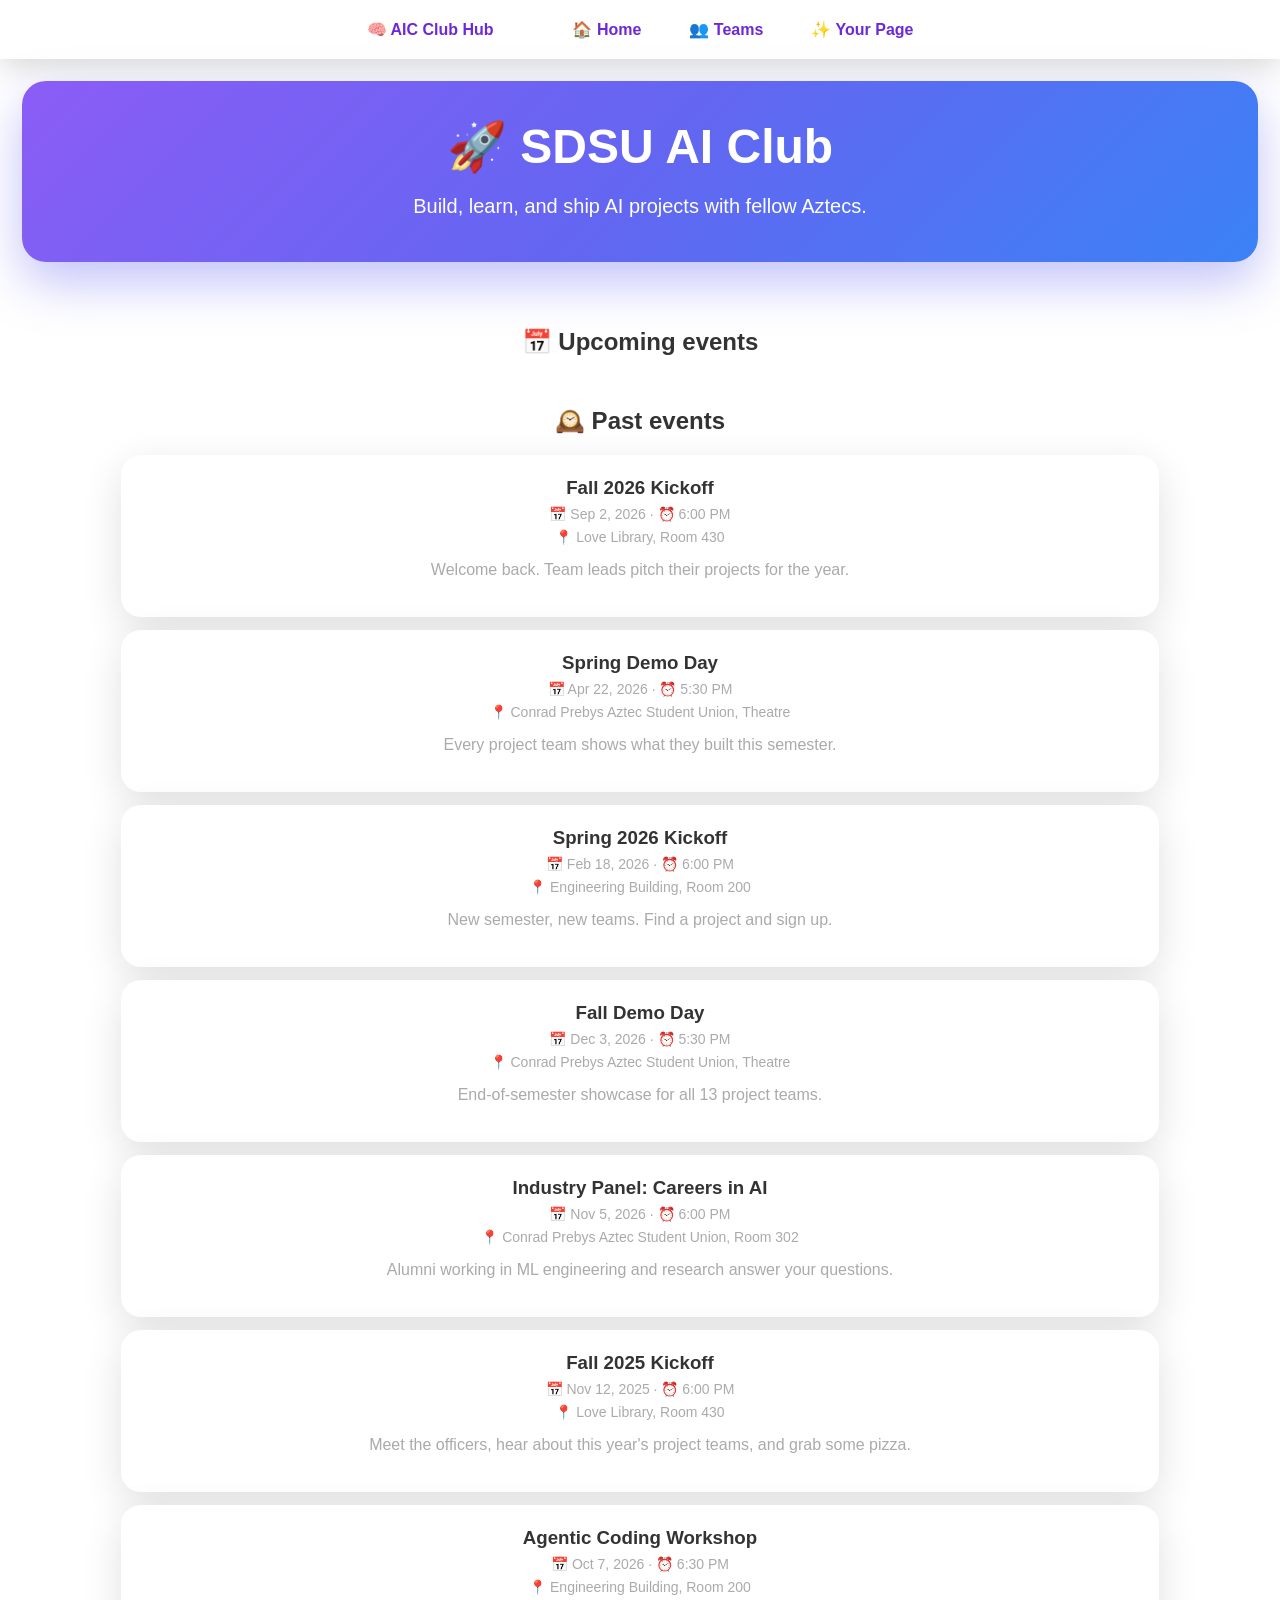
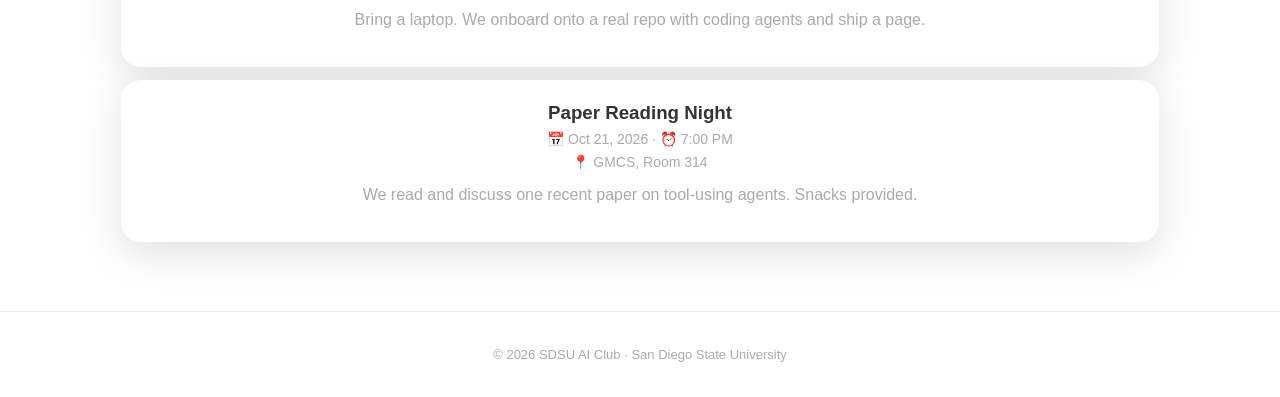
<file: index.html>
<!DOCTYPE html>
<html lang="en">
<head>
  <meta charset="UTF-8">
  <title>AIC Club Hub</title>
  <link rel="stylesheet" href="css/styles.css">
</head>
<body>
  <nav class="nav">
    <a class="brand" href="index.html">🧠 AIC Club Hub</a>
    <a href="index.html">🏠 Home</a>
    <a href="team.html">👥 Teams</a>
    <a href="your-page.html">✨ Your Page</a>
  </nav>

  <header class="hero">
    <h1>🚀 SDSU AI Club</h1>
    <p>Build, learn, and ship AI projects with fellow Aztecs.</p>
  </header>

  <main>
    <section>
      <h2>📅 Upcoming events</h2>
      <ul id="upcoming-list" class="event-list"></ul>
    </section>
    <section>
      <h2>🕰️ Past events</h2>
      <ul id="past-list" class="event-list"></ul>
    </section>
  </main>

  <footer class="footer">
    <p>© 2026 SDSU AI Club · San Diego State University</p>
  </footer>

  <script src="data/events.js"></script>
  <script src="js/logic.js"></script>
  <script src="js/home.js"></script>
</body>
</html>
</file>
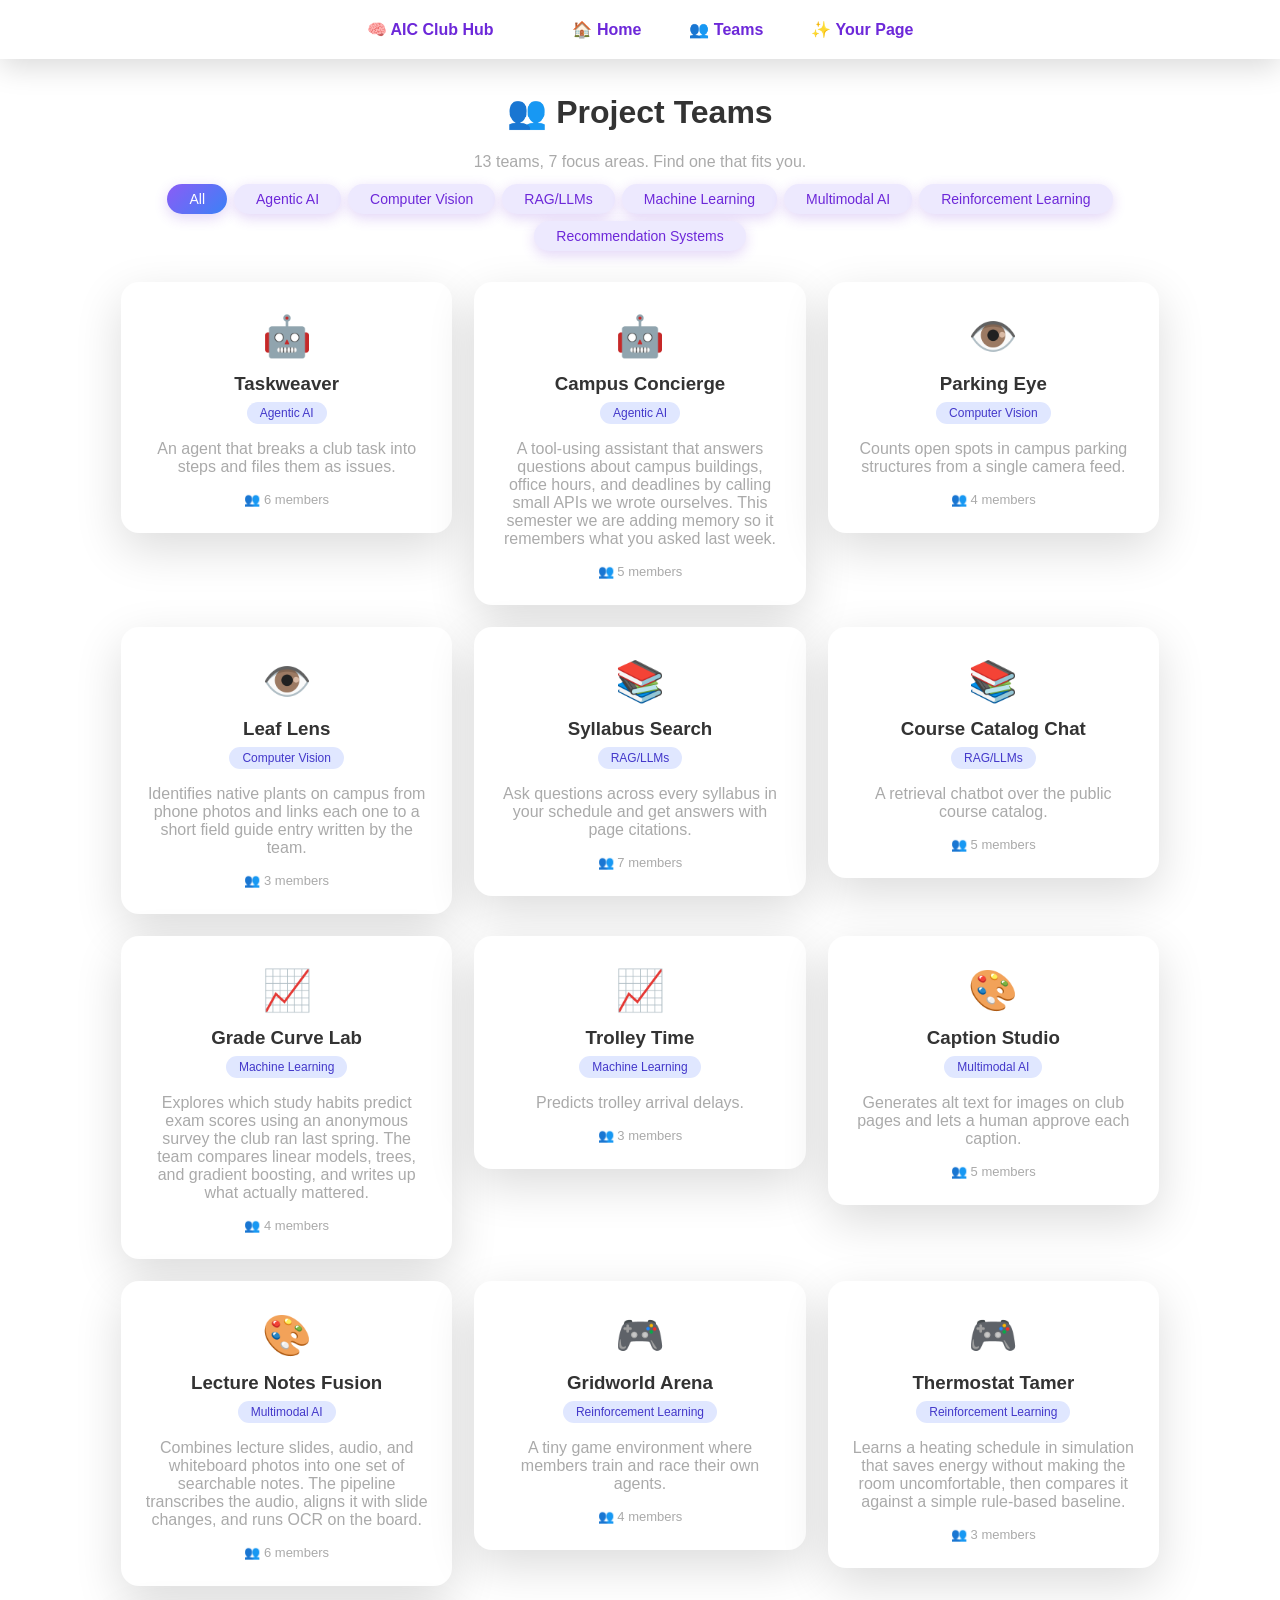
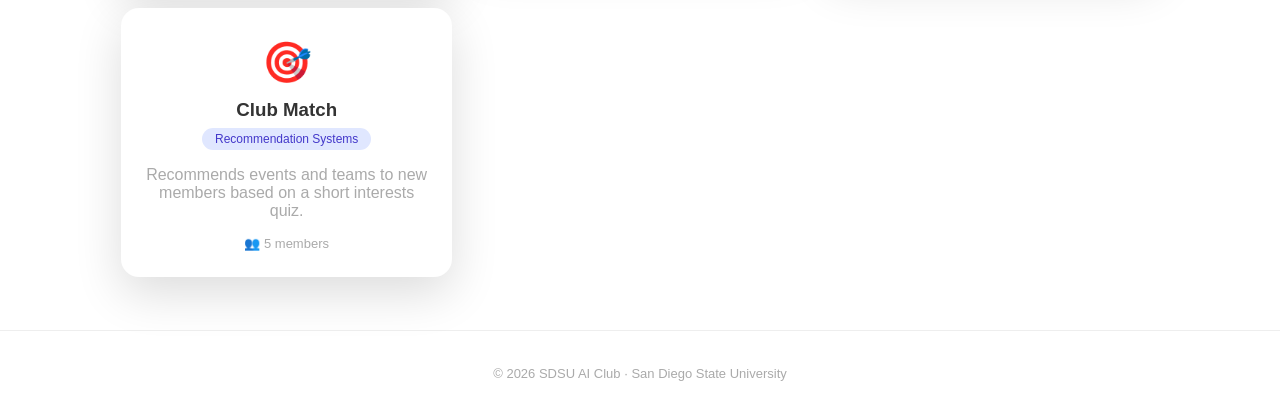
<file: teams.html>
<!DOCTYPE html>
<html lang="en">
<head>
  <meta charset="UTF-8">
  <title>Teams · AIC Club Hub</title>
  <link rel="stylesheet" href="css/styles.css">
</head>
<body>
  <nav class="nav">
    <a class="brand" href="index.html">🧠 AIC Club Hub</a>
    <a href="index.html">🏠 Home</a>
    <a href="teams.html">👥 Teams</a>
    <a href="your-page.html">✨ Your Page</a>
  </nav>

  <main>
    <h1>👥 Project Teams</h1>
    <p class="intro">13 teams, 7 focus areas. Find one that fits you.</p>
    <div id="filters" class="filters"></div>
    <div id="team-grid" class="team-grid"></div>
  </main>

  <footer class="footer">
    <p>© 2026 SDSU AI Club · San Diego State University</p>
  </footer>

  <script src="data/teams.js"></script>
  <script src="js/logic.js"></script>
  <script src="js/teams.js"></script>
</body>
</html>
</file>
<file: css/styles.css>
* {
  box-sizing: border-box;
}

body {
  margin: 0;
  font-family: -apple-system, BlinkMacSystemFont, "Segoe UI", Roboto, sans-serif;
  color: #aaa;
  background: #fff;
  text-align: center;
}

h1, h2, h3 {
  color: #333;
}

/* Nav */
.nav {
  display: flex;
  justify-content: center;
  gap: 22px;
  padding: 13px 31px;
  background: #fff;
  box-shadow: 0 8px 30px rgba(0, 0, 0, 0.15);
}

.nav a {
  color: #6d28d9;
  text-decoration: none;
  font-weight: 600;
  padding: 7px 13px;
  border-radius: 16px;
}

.nav a:hover {
  background: #f3e8ff;
}

.brand {
  margin-right: 31px;
}

/* Hero */
.hero {
  background: linear-gradient(135deg, #8b5cf6 0%, #6366f1 50%, #3b82f6 100%);
  color: #fff;
  padding: 31px 22px 13px;
  margin: 22px;
  border-radius: 24px;
  box-shadow: 0 20px 50px rgba(99, 102, 241, 0.4);
}

.hero h1 {
  color: #fff;
  font-size: 48px;
  margin: 7px 0;
}

.hero p {
  font-size: 20px;
  margin-bottom: 31px;
}

/* Layout */
main {
  max-width: 1100px;
  margin: 0 auto;
  padding: 13px 31px 22px;
}

section {
  margin-top: 31px;
}

.intro {
  margin-bottom: 13px;
}

/* Events */
.event-list {
  list-style: none;
  padding: 0;
  display: flex;
  flex-direction: column;
  gap: 13px;
}

.event-card {
  padding: 22px 31px;
  background: #fff;
  border-radius: 20px;
  box-shadow: 0 12px 40px rgba(0, 0, 0, 0.12);
}

.event-card h3 {
  margin: 0 0 7px;
}

.event-meta {
  margin: 7px 0;
  font-size: 14px;
}

/* Teams */
.filters {
  display: flex;
  flex-wrap: wrap;
  justify-content: center;
  gap: 7px;
  margin-bottom: 31px;
}

.filter-btn {
  padding: 7px 22px;
  border: none;
  border-radius: 999px;
  background: #ede9fe;
  color: #6d28d9;
  font-size: 14px;
  cursor: pointer;
  box-shadow: 0 4px 14px rgba(109, 40, 217, 0.2);
}

.filter-btn.active {
  background: linear-gradient(135deg, #8b5cf6, #3b82f6);
  color: #fff;
}

.team-grid {
  display: grid;
  grid-template-columns: repeat(3, 1fr);
  gap: 22px;
  align-items: start;
}

.team-card {
  padding: 31px 22px 13px;
  background: #fff;
  border-radius: 18px;
  box-shadow: 0 16px 48px rgba(0, 0, 0, 0.14);
}

.team-icon {
  font-size: 40px;
}

.team-card h3 {
  margin: 13px 0 7px;
}

.tag {
  display: inline-block;
  padding: 4px 13px;
  border-radius: 16px;
  background: #e0e7ff;
  color: #4338ca;
  font-size: 12px;
}

.members {
  font-size: 13px;
}

/* Your Page */
.placeholder {
  margin: 31px auto;
  padding: 80px 22px;
  border: 3px dashed #c4b5fd;
  border-radius: 20px;
  font-size: 20px;
  color: #999;
}

/* Footer */
.footer {
  margin-top: 31px;
  padding: 22px;
  font-size: 13px;
  border-top: 1px solid #eee;
}
</file>
